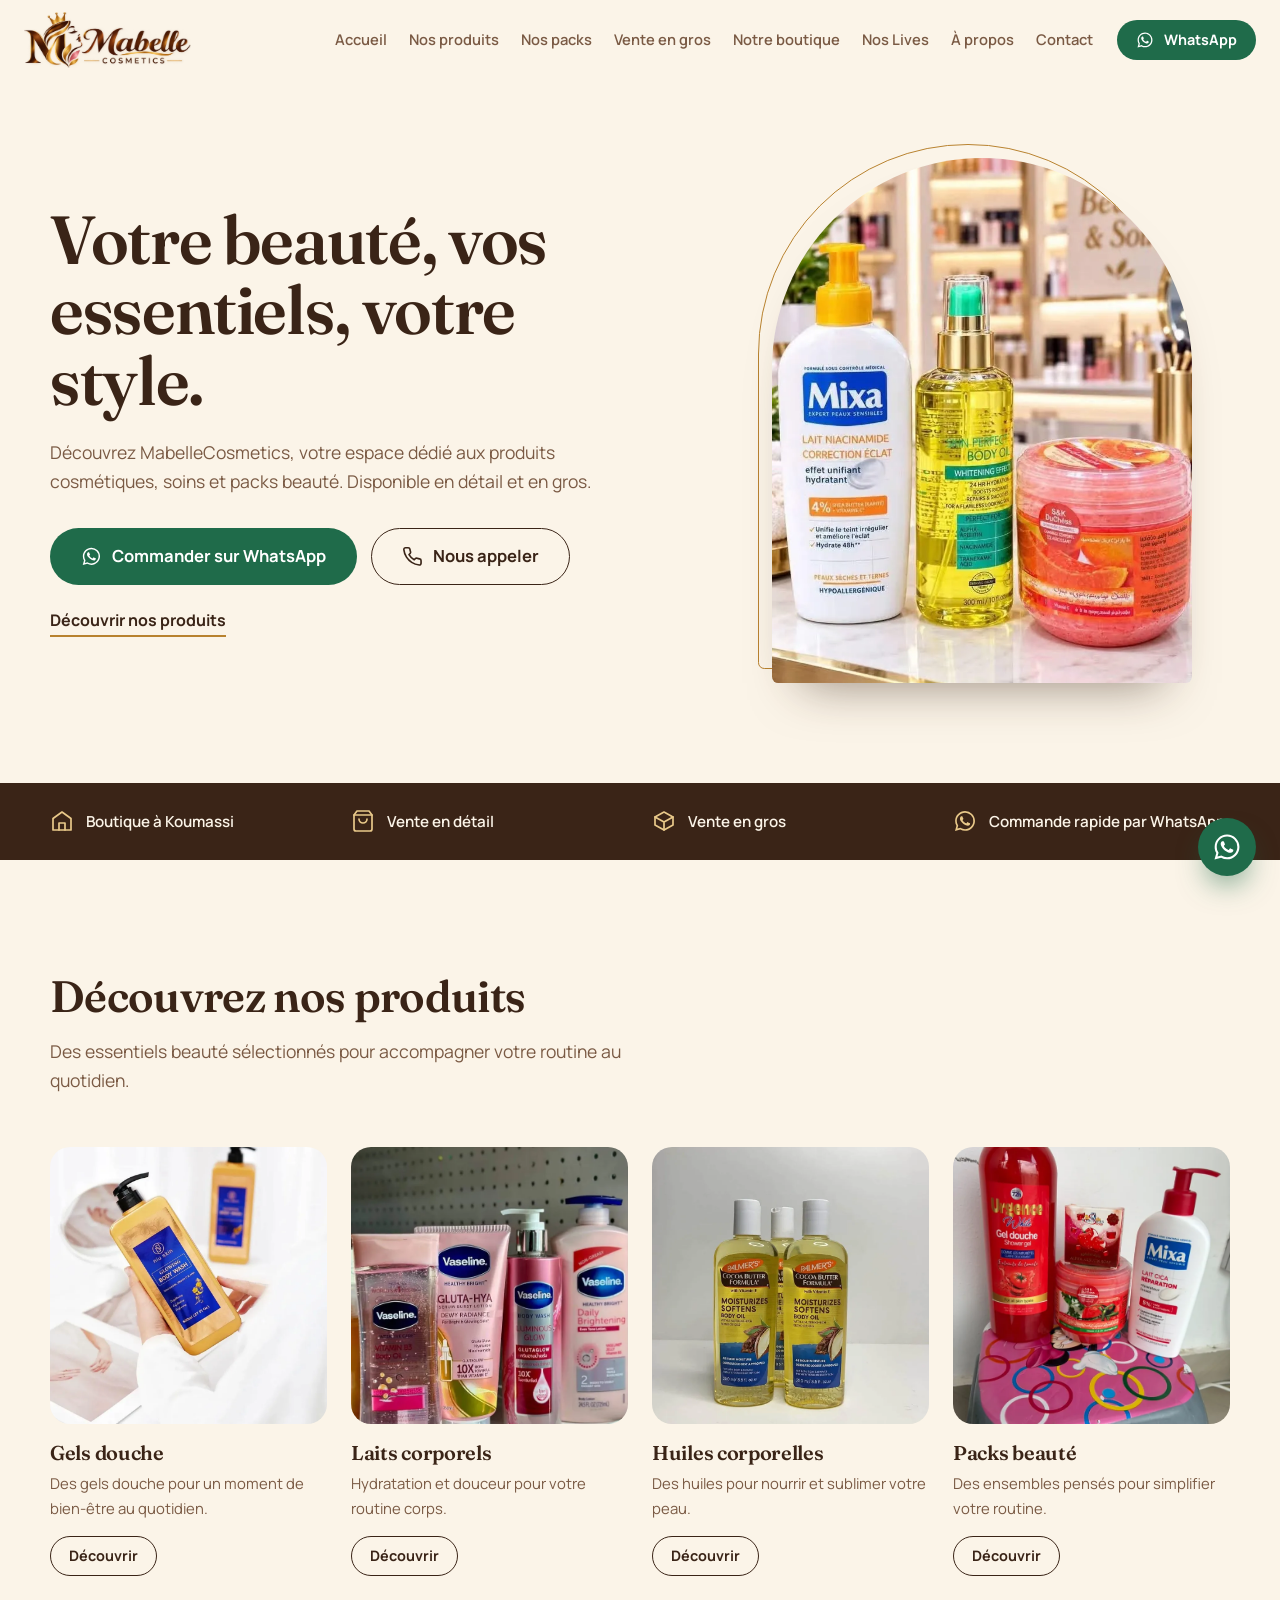
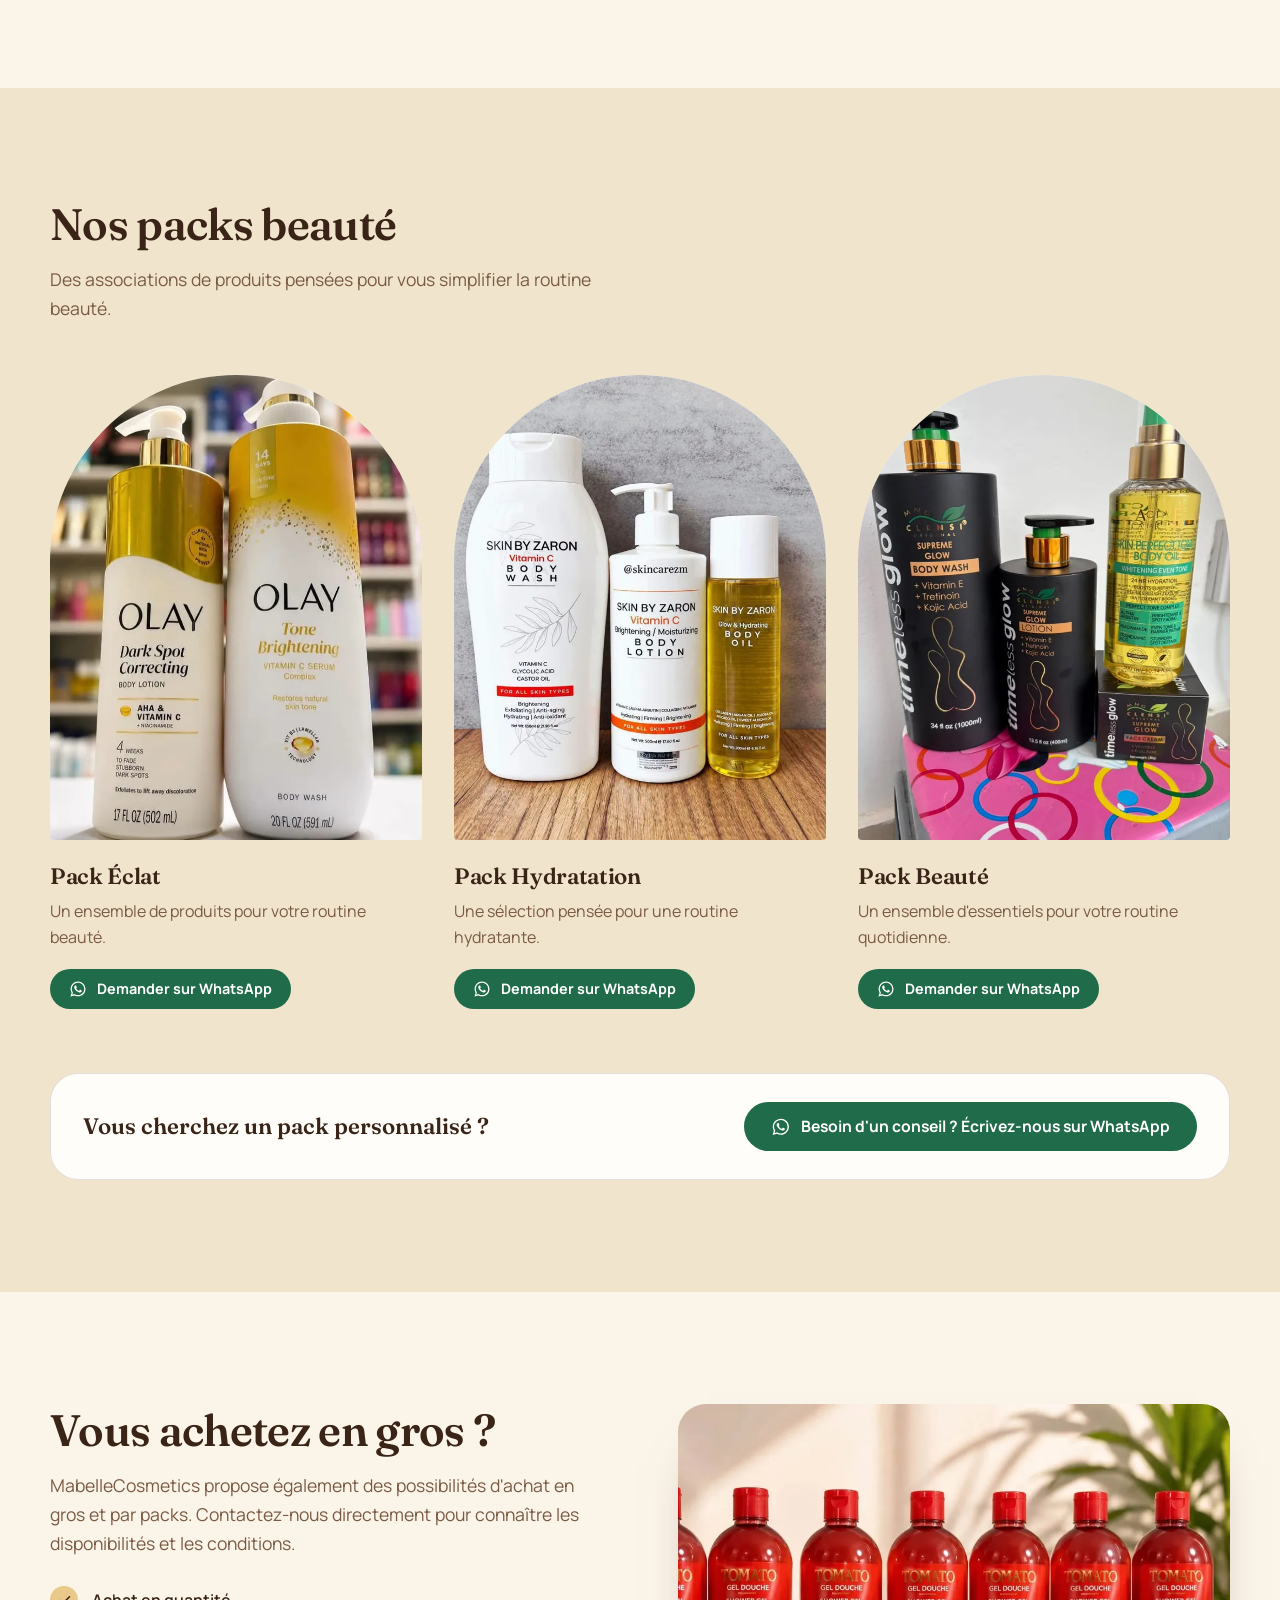
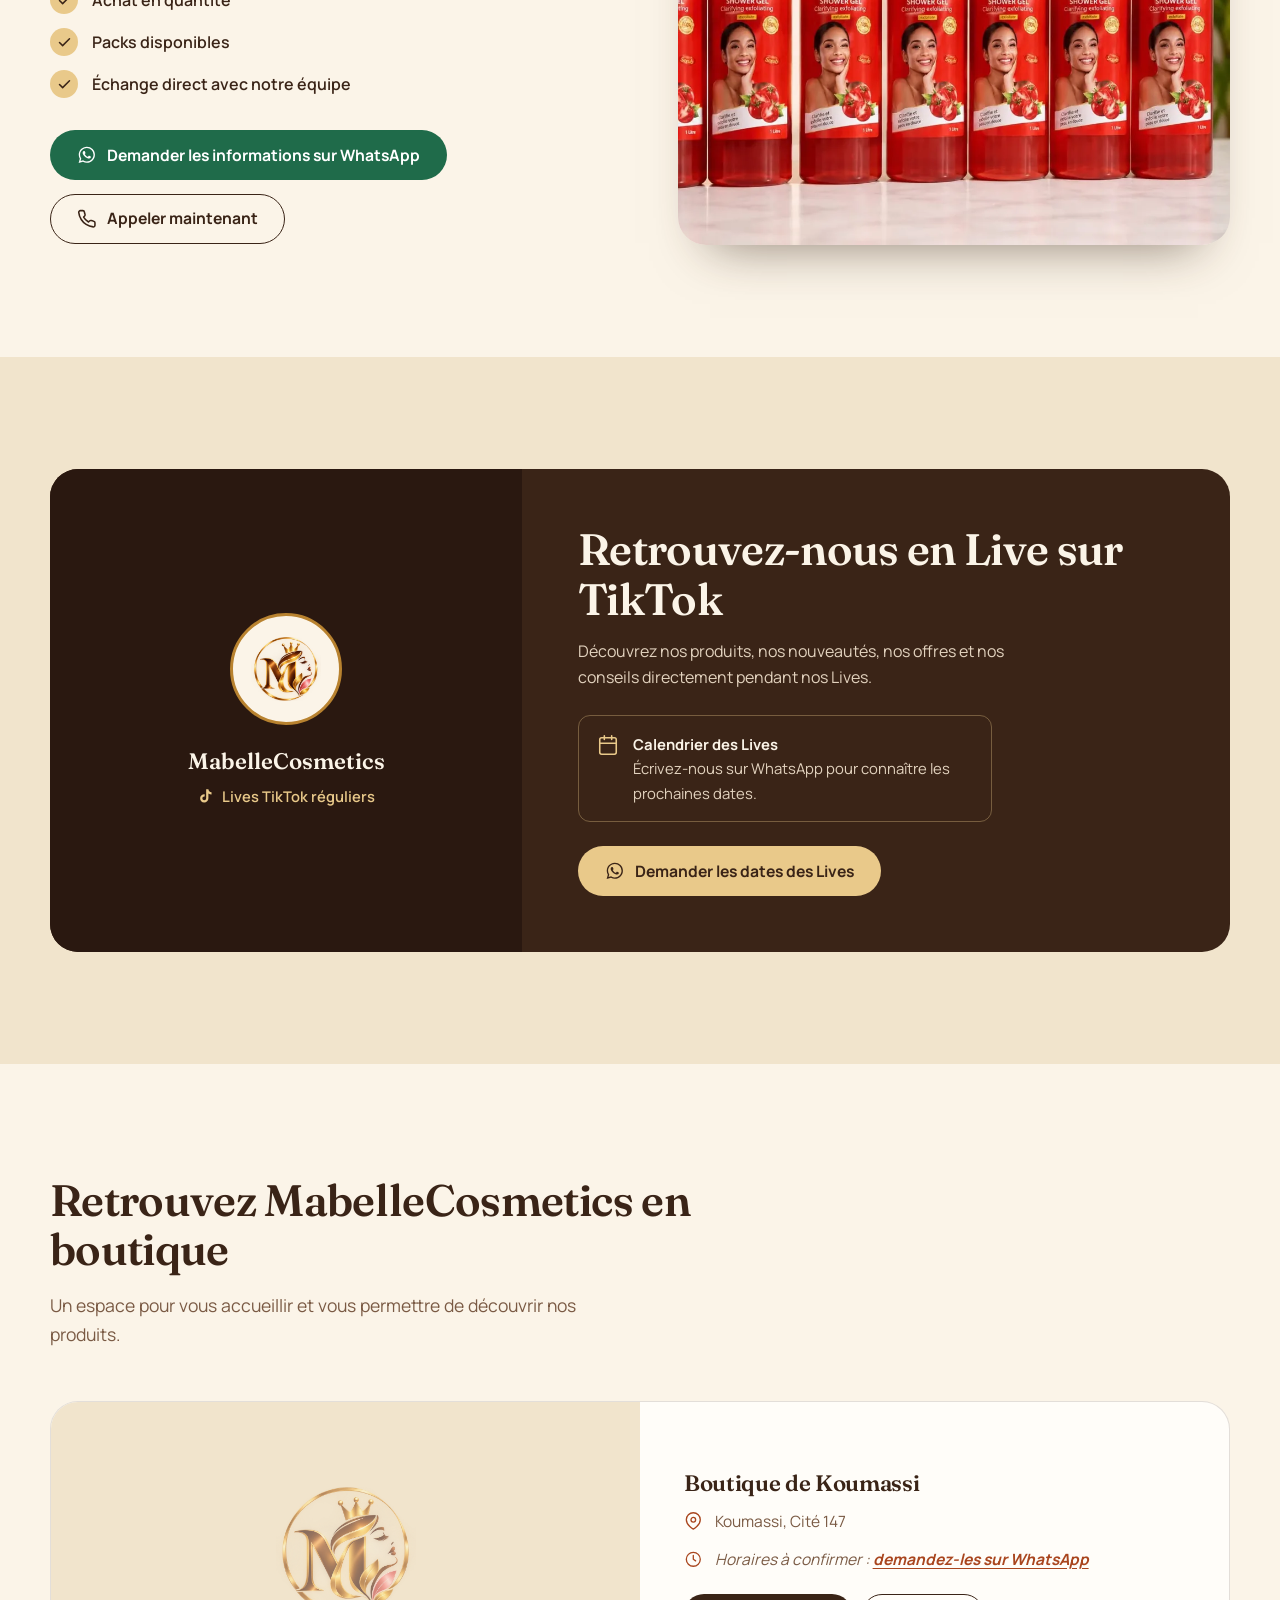
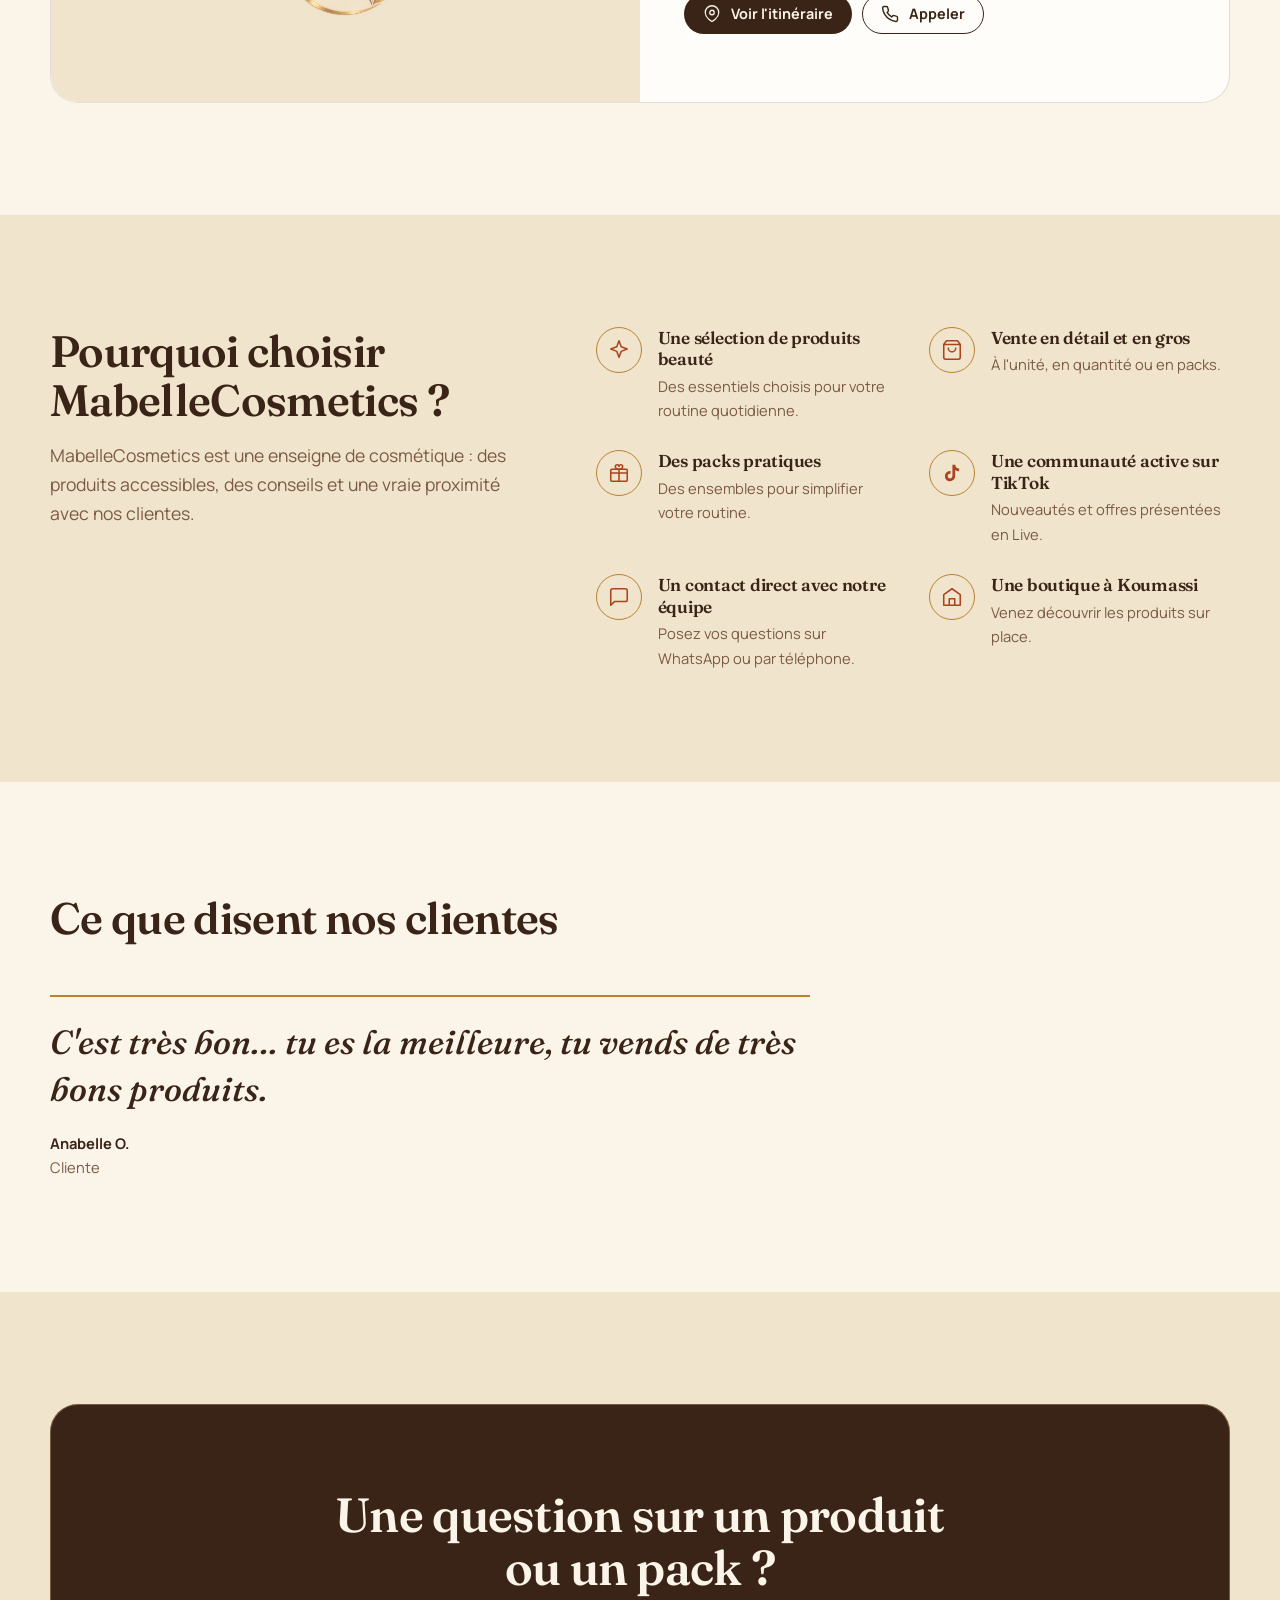
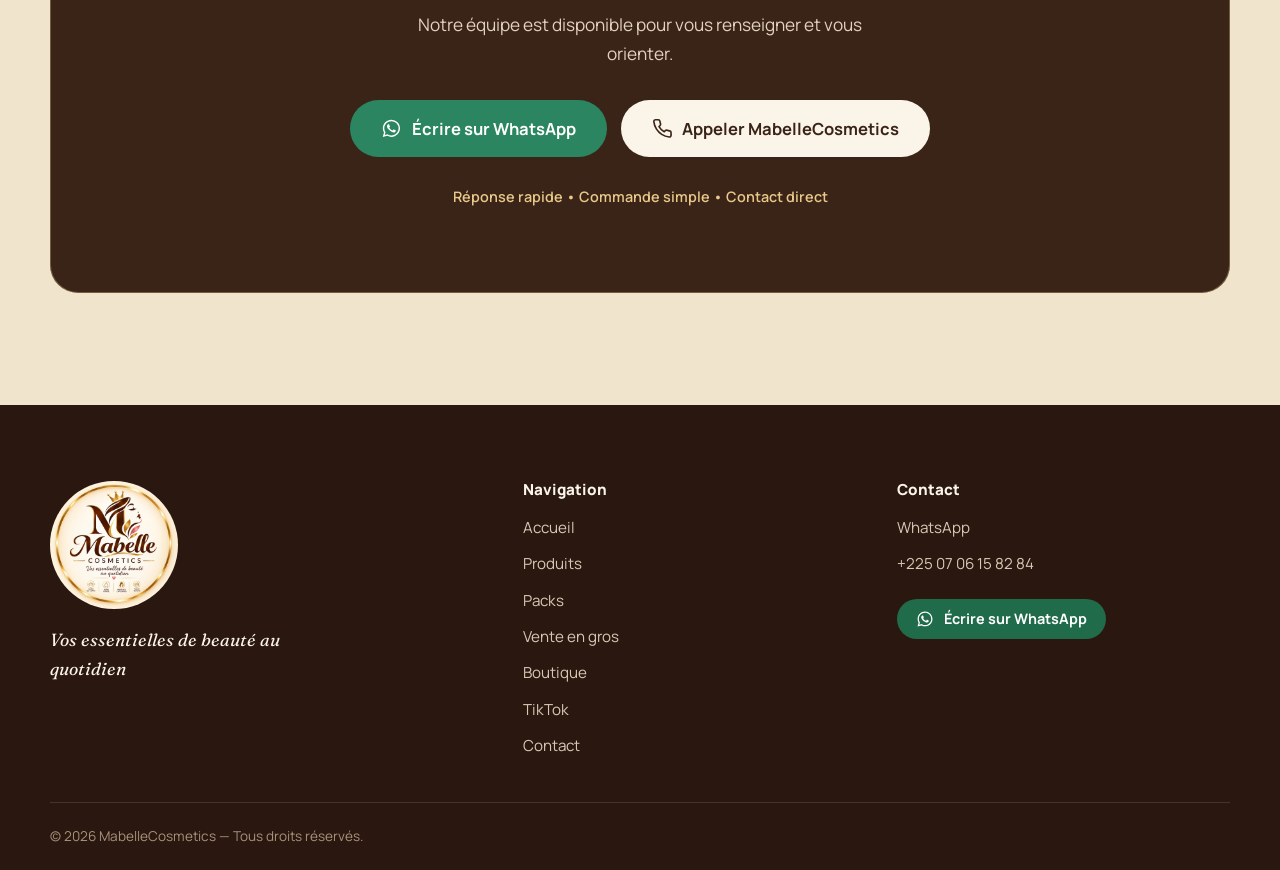
<file: index.html>
<!DOCTYPE html>
<html lang="fr">
<head>
  <meta charset="UTF-8">
  <meta name="viewport" content="width=device-width, initial-scale=1.0">

  <title>MabelleCosmetics – Produits cosmétiques, soins et packs beauté</title>
  <meta name="description" content="Découvrez MabelleCosmetics : produits cosmétiques, soins beauté, packs, vente en détail et en gros. Contactez-nous directement sur WhatsApp ou par téléphone.">
  <meta name="theme-color" content="#FBF4E8">

  <!-- Réseaux sociaux (Open Graph).
       À FAIRE à la mise en ligne : remplacer l'URL de l'image par l'adresse complète,
       ex : https://votre-domaine.com/images/brand/logo-rond.webp -->
  <meta property="og:type" content="website">
  <meta property="og:locale" content="fr_FR">
  <meta property="og:site_name" content="MabelleCosmetics">
  <meta property="og:title" content="MabelleCosmetics – Produits cosmétiques, soins et packs beauté">
  <meta property="og:description" content="Vos essentielles de beauté au quotidien. Détail, gros, packs beauté et une boutique à Koumassi à votre écoute.">
  <meta property="og:image" content="images/brand/logo-rond.webp">

  <link rel="icon" type="image/png" href="images/brand/favicon.png">
  <link rel="apple-touch-icon" href="images/brand/apple-touch-icon.png">

  <link rel="preconnect" href="https://fonts.googleapis.com">
  <link rel="preconnect" href="https://fonts.gstatic.com" crossorigin>
  <link href="https://fonts.googleapis.com/css2?family=Fraunces:ital,opsz,wght@0,9..144,500;0,9..144,600;1,9..144,500&family=Manrope:wght@400;500;600;700;800&display=swap" rel="stylesheet">

  <link rel="preload" as="image" href="images/banners/hero.webp" fetchpriority="high">
  <link rel="stylesheet" href="css/style.css">
</head>

<body>
  <a class="skip-link" href="#produits">Aller au contenu</a>

  <!-- ================= EN-TÊTE ================= -->
  <header class="site-header">
    <div class="container header-row">
      <a class="brand" href="#accueil" aria-label="MabelleCosmetics – retour à l'accueil">
        <img src="images/brand/logo.webp" alt="MabelleCosmetics" width="900" height="301">
      </a>

      <nav class="nav-desktop" aria-label="Navigation principale">
        <a href="#accueil">Accueil</a>
        <a href="#produits">Nos produits</a>
        <a href="#packs">Nos packs</a>
        <a href="#gros">Vente en gros</a>
        <a href="#boutique">Notre boutique</a>
        <a href="#lives">Nos Lives</a>
        <a href="#apropos">À propos</a>
        <a href="#contact">Contact</a>
      </nav>

      <div class="header-actions">
        <a class="btn btn-wa btn-sm" href="#contact" data-wa="general">
          <span data-icon="whatsapp"></span><span class="header-wa-label">WhatsApp</span>
        </a>
        <button class="burger" id="burger" type="button" aria-label="Ouvrir le menu" aria-expanded="false" aria-controls="nav-mobile">
          <span></span><span></span><span></span>
        </button>
      </div>
    </div>

    <nav class="nav-mobile" id="nav-mobile" aria-label="Navigation mobile" hidden>
      <a href="#accueil">Accueil</a>
      <a href="#produits">Nos produits</a>
      <a href="#packs">Nos packs</a>
      <a href="#gros">Vente en gros</a>
      <a href="#boutique">Notre boutique</a>
      <a href="#lives">Nos Lives</a>
      <a href="#apropos">À propos</a>
      <a href="#contact">Contact</a>
    </nav>
  </header>

  <main>
    <!-- ================= HERO ================= -->
    <section class="hero" id="accueil">
      <div class="container hero-grid">
        <div class="hero-copy">
          <h1>Votre beauté, vos essentiels, votre style.</h1>
          <p class="lede">Découvrez MabelleCosmetics, votre espace dédié aux produits cosmétiques, soins et packs beauté. Disponible en détail et en gros.</p>

          <div class="cta-row">
            <a class="btn btn-wa btn-lg" href="#contact" data-wa="general">
              <span data-icon="whatsapp"></span>Commander sur WhatsApp
            </a>
            <a class="btn btn-outline btn-lg" href="#contact" data-call>
              <span data-icon="phone"></span>Nous appeler
            </a>
          </div>
          <a class="text-link" href="#produits">Découvrir nos produits</a>
        </div>

        <div class="hero-visual">
          <div class="arch">
            <img src="images/banners/hero.webp" alt="Lait corporel, huile et gommage MabelleCosmetics dans un espace beauté" width="720" height="960" fetchpriority="high">
          </div>
        </div>
      </div>
    </section>

    <!-- ================= BARRE DE CONFIANCE ================= -->
    <section class="trust" aria-label="Nos points forts">
      <ul class="container trust-list">
        <li><span data-icon="store"></span>Boutique à Koumassi</li>
        <li><span data-icon="bag"></span>Vente en détail</li>
        <li><span data-icon="box"></span>Vente en gros</li>
        <li><span data-icon="whatsapp"></span>Commande rapide par WhatsApp</li>
      </ul>
    </section>

    <!-- ================= PRODUITS ================= -->
    <section class="section" id="produits">
      <div class="container">
        <div class="section-head reveal">
          <h2>Découvrez nos produits</h2>
          <p class="lede">Des essentiels beauté sélectionnés pour accompagner votre routine au quotidien.</p>
        </div>
        <div class="cat-grid reveal" id="categories-grid"></div>
      </div>
    </section>

    <!-- ================= PACKS ================= -->
    <section class="section section--sable" id="packs">
      <div class="container">
        <div class="section-head reveal">
          <h2>Nos packs beauté</h2>
          <p class="lede">Des associations de produits pensées pour vous simplifier la routine beauté.</p>
        </div>
        <div class="pack-grid reveal" id="packs-grid"></div>

        <div class="callout reveal">
          <p class="callout-title">Vous cherchez un pack personnalisé ?</p>
          <a class="btn btn-wa" href="#contact" data-wa="customPack">
            <span data-icon="whatsapp"></span>Besoin d'un conseil ? Écrivez-nous sur WhatsApp
          </a>
        </div>
      </div>
    </section>

    <!-- ================= VENTE EN GROS ================= -->
    <section class="section" id="gros">
      <div class="container gros-grid">
        <div class="gros-copy reveal">
          <h2>Vous achetez en gros ?</h2>
          <p class="lede">MabelleCosmetics propose également des possibilités d'achat en gros et par packs. Contactez-nous directement pour connaître les disponibilités et les conditions.</p>

          <ul class="checklist">
            <li><span class="check" data-icon="check"></span>Achat en quantité</li>
            <li><span class="check" data-icon="check"></span>Packs disponibles</li>
            <li><span class="check" data-icon="check"></span>Échange direct avec notre équipe</li>
          </ul>

          <div class="cta-row">
            <a class="btn btn-wa" href="#contact" data-wa="gros">
              <span data-icon="whatsapp"></span>Demander les informations sur WhatsApp
            </a>
            <a class="btn btn-outline" href="#contact" data-call>
              <span data-icon="phone"></span>Appeler maintenant
            </a>
          </div>
        </div>

        <div class="gros-media reveal">
          <img src="images/banners/vente-en-gros.webp" alt="Rangée de flacons de gel douche, disponibles à l'achat en quantité" width="1000" height="800" loading="lazy" decoding="async">
        </div>
      </div>
    </section>

    <!-- ================= LIVES TIKTOK ================= -->
    <section class="section section--sable" id="lives">
      <div class="container">
        <div class="tiktok reveal">
          <div class="tiktok-profile">
            <div class="tiktok-avatar">
              <img src="images/brand/logo-icon.webp" alt="" width="512" height="471" loading="lazy">
            </div>
            <p class="tiktok-handle" id="tiktok-handle"></p>
            <p class="tiktok-sub"><span data-icon="tiktok"></span>Lives TikTok réguliers</p>
          </div>

          <div class="tiktok-copy">
            <h2>Retrouvez-nous en Live sur TikTok</h2>
            <p>Découvrez nos produits, nos nouveautés, nos offres et nos conseils directement pendant nos Lives.</p>
            <div class="tiktok-next" id="tiktok-next"></div>
            <div class="cta-row" id="tiktok-actions"></div>
          </div>
        </div>
      </div>
    </section>

    <!-- ================= BOUTIQUES ================= -->
    <section class="section" id="boutique">
      <div class="container">
        <div class="section-head reveal">
          <h2>Retrouvez MabelleCosmetics en boutique</h2>
          <p class="lede">Un espace pour vous accueillir et vous permettre de découvrir nos produits.</p>
        </div>
        <div class="shop-grid reveal" id="shops-grid"></div>
      </div>
    </section>

    <!-- ================= À PROPOS / POURQUOI ================= -->
    <section class="section section--sable" id="apropos">
      <div class="container about-grid">
        <div class="about-copy reveal">
          <h2>Pourquoi choisir MabelleCosmetics ?</h2>
          <p class="lede">MabelleCosmetics est une enseigne de cosmétique : des produits accessibles, des conseils et une vraie proximité avec nos clientes.</p>
        </div>

        <ul class="why-list reveal">
          <li><span class="why-icon" data-icon="sparkle"></span><div><h3>Une sélection de produits beauté</h3><p>Des essentiels choisis pour votre routine quotidienne.</p></div></li>
          <li><span class="why-icon" data-icon="bag"></span><div><h3>Vente en détail et en gros</h3><p>À l'unité, en quantité ou en packs.</p></div></li>
          <li><span class="why-icon" data-icon="gift"></span><div><h3>Des packs pratiques</h3><p>Des ensembles pour simplifier votre routine.</p></div></li>
          <li><span class="why-icon" data-icon="tiktok"></span><div><h3>Une communauté active sur TikTok</h3><p>Nouveautés et offres présentées en Live.</p></div></li>
          <li><span class="why-icon" data-icon="chat"></span><div><h3>Un contact direct avec notre équipe</h3><p>Posez vos questions sur WhatsApp ou par téléphone.</p></div></li>
          <li><span class="why-icon" data-icon="store"></span><div><h3>Une boutique à Koumassi</h3><p>Venez découvrir les produits sur place.</p></div></li>
        </ul>
      </div>
    </section>

    <!-- ================= AVIS CLIENTES ================= -->
    <section class="section" id="avis">
      <div class="container">
        <div class="section-head reveal">
          <h2>Ce que disent nos clientes</h2>
        </div>
        <div class="quote-grid reveal" id="testimonials-grid"></div>
      </div>
    </section>

    <!-- ================= CTA FINAL ================= -->
    <section class="section section--sable" id="contact">
      <div class="container">
        <div class="final reveal">
          <h2>Une question sur un produit ou un pack ?</h2>
          <p>Notre équipe est disponible pour vous renseigner et vous orienter.</p>
          <div class="cta-row cta-row--center">
            <a class="btn btn-wa btn-lg" href="#contact" data-wa="general">
              <span data-icon="whatsapp"></span>Écrire sur WhatsApp
            </a>
            <a class="btn btn-light btn-lg" href="#contact" data-call>
              <span data-icon="phone"></span>Appeler MabelleCosmetics
            </a>
          </div>
          <p class="final-tag">Réponse rapide • Commande simple • Contact direct</p>
        </div>
      </div>
    </section>
  </main>

  <!-- ================= PIED DE PAGE ================= -->
  <footer class="site-footer">
    <div class="container footer-grid">
      <div class="footer-brand">
        <img src="images/brand/logo-rond.webp" alt="MabelleCosmetics" width="800" height="800" loading="lazy">
        <p>Vos essentielles de beauté au quotidien</p>
      </div>

      <nav aria-label="Liens du pied de page">
        <h2 class="footer-title">Navigation</h2>
        <ul>
          <li><a href="#accueil">Accueil</a></li>
          <li><a href="#produits">Produits</a></li>
          <li><a href="#packs">Packs</a></li>
          <li><a href="#gros">Vente en gros</a></li>
          <li><a href="#boutique">Boutique</a></li>
          <li><a href="#lives">TikTok</a></li>
          <li><a href="#contact">Contact</a></li>
        </ul>
      </nav>

      <div>
        <h2 class="footer-title">Contact</h2>
        <ul>
          <li><a href="#contact" data-wa="general">WhatsApp</a></li>
          <li><a href="#contact" data-call id="footer-phone">Téléphone</a></li>
          <li><a href="#lives" data-tiktok-link>TikTok</a></li>
        </ul>
        <a class="btn btn-wa btn-sm footer-cta" href="#contact" data-wa="general">
          <span data-icon="whatsapp"></span>Écrire sur WhatsApp
        </a>
      </div>
    </div>

    <div class="container footer-bottom">
      <p>© 2026 MabelleCosmetics — Tous droits réservés.</p>
    </div>
  </footer>

  <!-- ================= ACCÈS RAPIDE MOBILE / BUREAU ================= -->
  <a class="fab-wa" href="#contact" data-wa="general" aria-label="Écrire sur WhatsApp">
    <span data-icon="whatsapp"></span>
  </a>

  <div class="mobile-bar" role="group" aria-label="Contacter MabelleCosmetics">
    <a class="btn btn-wa" href="#contact" data-wa="general"><span data-icon="whatsapp"></span>WhatsApp</a>
    <a class="btn btn-outline" href="#contact" data-call><span data-icon="phone"></span>Appeler</a>
  </div>

  <script src="js/config.js"></script>
  <script src="js/data.js"></script>
  <script src="js/icons.js"></script>
  <script src="js/main.js"></script>
</body>
</html>
</file>
<file: css/style.css>
/* ==========================================================
   MabelleCosmetics — style.css
   Sommaire : 1 Variables · 2 Base · 3 Boutons · 4 En-tête · 5 Hero
              6 Confiance · 7 Sections · 8 Produits · 9 Packs · 10 Gros
              11 TikTok · 12 Boutiques · 13 À propos · 14 Avis · 15 CTA final
              16 Pied de page · 17 Accès rapide · 18 Animations · 19 Responsive
   ========================================================== */

/* ---------- 1. VARIABLES ---------- */
:root {
  --creme: #FBF4E8;
  --sable: #F1E4CC;
  --blanc: #FFFDF9;
  --choco: #3A2417;
  --choco-2: #7A5A44;      /* texte secondaire */
  --choco-deep: #2A1810;
  --or: #B8822F;
  --or-clair: #E9C98A;
  --abricot: #A9461F;      /* liens et accents lisibles */
  --wa: #1F6B4A;           /* WhatsApp */
  --wa-hover: #185A3E;
  --ligne: rgba(58, 36, 23, 0.14);

  --r-sm: 12px;
  --r-md: 20px;
  --r-lg: 28px;
  --max: 1180px;

  --font-titre: "Fraunces", Georgia, "Times New Roman", serif;
  --font-texte: "Manrope", system-ui, -apple-system, "Segoe UI", sans-serif;
}

/* ---------- 2. BASE ---------- */
*, *::before, *::after { box-sizing: border-box; }
html { scroll-behavior: smooth; -webkit-text-size-adjust: 100%; }
body {
  margin: 0;
  background: var(--creme);
  color: var(--choco);
  font-family: var(--font-texte);
  font-size: 1rem;
  line-height: 1.65;
  -webkit-font-smoothing: antialiased;
}
img { display: block; max-width: 100%; height: auto; }
a { color: inherit; text-decoration: none; }
ul { margin: 0; padding: 0; list-style: none; }
h1, h2, h3, p, figure, blockquote { margin: 0; }

h1, h2, h3 {
  font-family: var(--font-titre);
  font-weight: 600;
  line-height: 1.12;
  letter-spacing: -0.015em;
  color: var(--choco);
}
h2 { font-size: clamp(1.9rem, 3.6vw, 2.75rem); }
h3 { font-size: 1.25rem; line-height: 1.25; }

.lede { font-size: 1.1rem; color: var(--choco-2); max-width: 52ch; margin-top: 16px; }

.container { width: min(100% - 48px, var(--max)); margin-inline: auto; }

:focus-visible { outline: 3px solid var(--or); outline-offset: 3px; border-radius: 6px; }

.skip-link {
  position: absolute; left: 16px; top: -60px; z-index: 100;
  background: var(--choco); color: var(--creme); padding: 10px 16px; border-radius: 8px;
}
.skip-link:focus { top: 12px; }

[data-icon] { display: inline-flex; flex-shrink: 0; }
[data-icon] svg { width: 1.2em; height: 1.2em; }

/* ---------- 3. BOUTONS ---------- */
.btn {
  display: inline-flex; align-items: center; justify-content: center; gap: 10px;
  padding: 14px 26px;
  border: 1.5px solid transparent; border-radius: 999px;
  font-family: var(--font-texte); font-size: 0.98rem; font-weight: 700; line-height: 1.2;
  cursor: pointer; text-align: center;
  transition: background-color 0.18s, color 0.18s, border-color 0.18s, transform 0.12s;
}
.btn:active { transform: scale(0.97); }
.btn [data-icon] svg { width: 1.25em; height: 1.25em; }

.btn-lg { padding: 17px 30px; font-size: 1.04rem; }
.btn-sm { padding: 10px 18px; font-size: 0.9rem; }

.btn-wa { background: var(--wa); color: #fff; }
.btn-wa:hover { background: var(--wa-hover); }

.btn-outline { background: transparent; color: var(--choco); border-color: var(--choco); }
.btn-outline:hover { background: var(--choco); color: var(--creme); }

.btn-dark { background: var(--choco); color: var(--creme); }
.btn-dark:hover { background: var(--choco-deep); }

.btn-light { background: var(--creme); color: var(--choco); }
.btn-light:hover { background: #fff; }

.btn-gold { background: var(--or-clair); color: var(--choco); }
.btn-gold:hover { background: #f1d9a8; }

.btn-outline-light { background: transparent; color: var(--creme); border-color: rgba(251, 244, 232, 0.55); }
.btn-outline-light:hover { background: var(--creme); color: var(--choco); }

.text-link {
  display: inline-block; margin-top: 22px; padding-bottom: 2px;
  font-weight: 700; color: var(--choco); border-bottom: 2px solid var(--or);
}
.text-link:hover { color: var(--abricot); }

.cta-row { display: flex; flex-wrap: wrap; gap: 14px; margin-top: 32px; }
.cta-row--center { justify-content: center; }

/* ---------- 4. EN-TÊTE ---------- */
.site-header {
  position: sticky; top: 0; z-index: 50;
  background: rgba(251, 244, 232, 0.94);
  -webkit-backdrop-filter: blur(10px); backdrop-filter: blur(10px);
  border-bottom: 1px solid transparent;
  transition: border-color 0.2s, box-shadow 0.2s;
}
.site-header.is-scrolled { border-color: var(--ligne); box-shadow: 0 10px 28px -20px rgba(58, 36, 23, 0.55); }

.header-row { display: flex; align-items: center; gap: 24px; min-height: 80px; width: min(100% - 48px, 1280px); margin-inline: auto; }
.brand { flex-shrink: 0; }
.brand img { height: 56px; width: auto; }

.nav-desktop { display: flex; gap: 22px; margin-left: auto; }
.nav-desktop a {
  padding: 6px 0; border-bottom: 2px solid transparent; white-space: nowrap;
  font-size: 0.92rem; font-weight: 600; color: var(--choco-2);
  transition: color 0.15s, border-color 0.15s;
}
.nav-desktop a:hover { color: var(--choco); border-color: var(--or); }

.header-actions { display: flex; align-items: center; gap: 10px; }

.burger {
  display: none; flex-direction: column; justify-content: center; gap: 5px;
  width: 44px; height: 44px; padding: 0 10px;
  background: transparent; border: 0; cursor: pointer;
}
.burger span { display: block; height: 2px; background: var(--choco); border-radius: 2px; }

.nav-mobile { border-top: 1px solid var(--ligne); background: var(--creme); padding: 6px 24px 18px; }
.nav-mobile:not([hidden]) { display: flex; flex-direction: column; }
.nav-mobile a { padding: 14px 4px; border-bottom: 1px solid var(--ligne); font-weight: 600; font-size: 1.02rem; }

/* ---------- 5. HERO ---------- */
.hero { padding-block: clamp(36px, 6vw, 84px) clamp(56px, 8vw, 100px); }
.hero-grid { display: grid; grid-template-columns: 1.1fr 0.9fr; gap: clamp(32px, 6vw, 84px); align-items: center; }
.hero h1 { font-size: clamp(2.5rem, 5.6vw, 4.25rem); line-height: 1.04; letter-spacing: -0.02em; }
.hero .lede { margin-top: 22px; }

.arch { position: relative; width: min(100%, 420px); margin-inline: auto; aspect-ratio: 4 / 5; }
.arch::before {
  content: ""; position: absolute; inset: -14px 14px 14px -14px;
  border: 1.5px solid var(--or); border-radius: 999px 999px 30px 30px;
}
.arch img {
  position: relative; width: 100%; height: 100%; object-fit: cover;
  border-radius: 999px 999px 30px 30px;
  box-shadow: 0 30px 50px -30px rgba(58, 36, 23, 0.55);
}

/* ---------- 6. BARRE DE CONFIANCE ---------- */
.trust { background: var(--choco); color: var(--creme); }
.trust-list { display: grid; grid-template-columns: repeat(4, 1fr); gap: 16px 24px; padding-block: 26px; }
.trust-list li { display: flex; align-items: center; gap: 12px; font-size: 0.95rem; font-weight: 600; }
.trust-list [data-icon] { color: var(--or-clair); }
.trust-list [data-icon] svg { width: 24px; height: 24px; }

/* ---------- 7. SECTIONS ---------- */
.section { padding-block: clamp(64px, 9vw, 112px); }
.section--sable { background: var(--sable); }
.section-head { max-width: 640px; margin-bottom: clamp(32px, 5vw, 52px); }
section[id] { scroll-margin-top: 76px; }

/* ---------- 8. PRODUITS ---------- */
.cat-grid { display: grid; grid-template-columns: repeat(4, 1fr); gap: 36px 24px; }
.cat img {
  width: 100%; aspect-ratio: 1 / 1; object-fit: cover;
  border-radius: var(--r-md); background: var(--sable);
}
.cat h3 { margin-top: 16px; }
.cat p { margin: 6px 0 16px; font-size: 0.93rem; color: var(--choco-2); }

/* ---------- 9. PACKS ---------- */
.pack-grid { display: grid; grid-template-columns: repeat(3, 1fr); gap: 40px 32px; }
.pack { display: flex; flex-direction: column; align-items: flex-start; }
.pack-media {
  width: 100%; aspect-ratio: 4 / 5; overflow: hidden;
  border-radius: 999px 999px var(--r-md) var(--r-md); background: var(--blanc);
}
.pack-media img { width: 100%; height: 100%; object-fit: cover; object-position: center 25%; }
.pack h3 { margin-top: 22px; font-size: 1.4rem; }
.pack p { flex: 1; margin: 8px 0 18px; color: var(--choco-2); }

.callout {
  display: flex; align-items: center; justify-content: space-between; gap: 20px; flex-wrap: wrap;
  margin-top: clamp(40px, 6vw, 64px); padding: 28px 32px;
  background: var(--blanc); border: 1px solid var(--ligne); border-radius: var(--r-lg);
}
.callout-title { font-family: var(--font-titre); font-size: 1.4rem; font-weight: 600; }

/* ---------- 10. VENTE EN GROS ---------- */
.gros-grid { display: grid; grid-template-columns: 1fr 1fr; gap: clamp(32px, 6vw, 80px); align-items: center; }
.checklist { display: grid; gap: 14px; margin-top: 28px; }
.checklist li { display: flex; align-items: center; gap: 14px; font-weight: 600; }
.check {
  width: 28px; height: 28px; border-radius: 50%; align-items: center; justify-content: center;
  background: var(--or-clair); color: var(--choco);
}
.check svg { width: 15px; height: 15px; }
.gros-media img {
  width: 100%; aspect-ratio: 5 / 4; object-fit: cover;
  border-radius: var(--r-lg); box-shadow: 0 30px 50px -32px rgba(58, 36, 23, 0.6);
}

/* ---------- 11. TIKTOK ---------- */
.tiktok {
  display: grid; grid-template-columns: 0.8fr 1.2fr; overflow: hidden;
  background: var(--choco); color: var(--creme); border-radius: var(--r-lg);
}
.tiktok-profile {
  display: flex; flex-direction: column; align-items: center; justify-content: center; text-align: center;
  padding: 48px 28px; background: var(--choco-deep);
}
.tiktok-avatar {
  width: 112px; height: 112px; padding: 18px; border-radius: 50%;
  background: var(--creme); border: 3px solid var(--or);
}
.tiktok-avatar img { width: 100%; height: 100%; object-fit: contain; }
.tiktok-handle { margin-top: 18px; font-family: var(--font-titre); font-size: 1.4rem; font-weight: 600; }
.tiktok-sub { display: flex; align-items: center; gap: 8px; margin-top: 4px; color: var(--or-clair); font-size: 0.92rem; font-weight: 600; }

.tiktok-copy { padding: clamp(32px, 5vw, 56px); }
.tiktok-copy h2 { color: var(--creme); }
.tiktok-copy > p { margin-top: 14px; max-width: 46ch; color: #E2D2BE; }
.tiktok-next {
  display: flex; align-items: flex-start; gap: 14px; margin-top: 24px; max-width: 46ch;
  padding: 16px 18px; border: 1px solid rgba(233, 201, 138, 0.35); border-radius: var(--r-sm);
  font-size: 0.93rem; color: #E2D2BE;
}
.tiktok-next [data-icon] { color: var(--or-clair); margin-top: 2px; }
.tiktok-next [data-icon] svg { width: 22px; height: 22px; }
.tiktok-next strong { color: var(--creme); }
.tiktok-copy .cta-row { margin-top: 24px; }

/* ---------- 12. BOUTIQUES ---------- */
.shop-grid { display: grid; grid-template-columns: repeat(2, 1fr); gap: 28px; }
.shop { overflow: hidden; background: var(--blanc); border: 1px solid var(--ligne); border-radius: var(--r-lg); }
.shop-media { aspect-ratio: 16 / 9; background: var(--sable); display: flex; align-items: center; justify-content: center; }
.shop-media img { width: 100%; height: 100%; object-fit: cover; }
.shop-media img.shop-media-logo { width: 96px; height: auto; object-fit: contain; opacity: 0.55; }
.shop-media iframe { width: 100%; height: 100%; border: 0; }
.shop-body { padding: 26px 28px 28px; }
.shop-line { display: flex; gap: 12px; margin-top: 12px; color: var(--choco-2); font-size: 0.97rem; }
.shop-line [data-icon] { color: var(--abricot); margin-top: 3px; }
.shop-line .is-pending { font-style: italic; }
.shop-body h3 { font-size: 1.4rem; }
.shop-actions { display: flex; flex-wrap: wrap; gap: 10px; margin-top: 22px; }

/* Une seule boutique : carte horizontale */
.shop-grid--single { grid-template-columns: 1fr; }
.shop-grid--single .shop { display: grid; grid-template-columns: 1fr 1fr; }
.shop-grid--single .shop-media { aspect-ratio: auto; min-height: 300px; }
.shop-grid--single .shop-media img.shop-media-logo { width: 140px; }
.shop-grid--single .shop-body { display: flex; flex-direction: column; justify-content: center; padding: clamp(28px, 4vw, 44px); }
.shop-line a { color: var(--abricot); font-weight: 700; text-decoration: underline; text-underline-offset: 3px; }

/* ---------- 13. À PROPOS / POURQUOI ---------- */
.about-grid { display: grid; grid-template-columns: 0.85fr 1.15fr; gap: clamp(32px, 6vw, 84px); align-items: start; }
.about-copy { position: sticky; top: 110px; }
.why-list { display: grid; grid-template-columns: repeat(2, 1fr); gap: 28px 32px; }
.why-list li { display: flex; gap: 16px; align-items: flex-start; }
.why-icon {
  width: 46px; height: 46px; border-radius: 50%; align-items: center; justify-content: center;
  border: 1.5px solid var(--or); color: var(--abricot);
}
.why-icon svg { width: 22px; height: 22px; }
.why-list h3 { font-size: 1.08rem; }
.why-list p { margin-top: 4px; font-size: 0.92rem; color: var(--choco-2); }

/* ---------- 14. AVIS ---------- */
.quote-grid { display: grid; grid-template-columns: repeat(3, 1fr); gap: 36px; }
.quote { padding-top: 22px; border-top: 2px solid var(--or); }
.quote blockquote { font-family: var(--font-titre); font-style: italic; font-weight: 500; font-size: 1.3rem; line-height: 1.4; }
.quote figcaption { margin-top: 18px; display: flex; flex-direction: column; font-size: 0.92rem; color: var(--choco-2); }
.quote figcaption strong { color: var(--choco); }
.quote.is-placeholder { padding: 24px; border: 1.5px dashed rgba(58, 36, 23, 0.3); border-radius: var(--r-md); }
.quote.is-placeholder blockquote { color: var(--choco-2); }

/* Un seul témoignage : mis en valeur, centré */
.quote-grid--single { grid-template-columns: 1fr; max-width: 760px; }
.quote-grid--single .quote blockquote { font-size: clamp(1.5rem, 3vw, 2.1rem); }

/* ---------- 15. CTA FINAL ---------- */
.final {
  padding: clamp(44px, 7vw, 84px) clamp(24px, 5vw, 64px); text-align: center;
  background: var(--choco); border-radius: var(--r-lg); color: var(--creme);
  box-shadow: inset 0 0 0 1px rgba(233, 201, 138, 0.35);
}
.final h2 { color: var(--creme); max-width: 20ch; margin-inline: auto; font-size: clamp(2rem, 4vw, 3rem); }
.final > p:not(.final-tag) { margin: 16px auto 0; max-width: 46ch; color: #E2D2BE; font-size: 1.08rem; }
.final .btn-wa { background: #2A8560; }
.final .btn-wa:hover { background: #31966C; }
.final-tag { margin-top: 28px; font-size: 0.9rem; color: var(--or-clair); font-weight: 600; }

/* ---------- 16. PIED DE PAGE ---------- */
.site-footer { background: var(--choco-deep); color: #D9C7B4; padding-top: clamp(48px, 7vw, 76px); }
.footer-grid { display: grid; grid-template-columns: 1.3fr 1fr 1fr; gap: 40px; padding-bottom: 44px; }
.footer-brand img { width: 128px; height: 128px; border-radius: 50%; }
.footer-brand p { margin-top: 16px; max-width: 28ch; font-family: var(--font-titre); font-style: italic; font-size: 1.1rem; color: var(--creme); }
.footer-title { margin-bottom: 16px; font-family: var(--font-texte); font-size: 0.95rem; font-weight: 800; letter-spacing: 0; color: var(--creme); }
.site-footer li + li { margin-top: 10px; }
.site-footer li a { color: #D9C7B4; font-size: 0.95rem; transition: color 0.15s; }
.site-footer li a:hover { color: var(--or-clair); }
.footer-cta { margin-top: 22px; }
.footer-bottom { padding-block: 22px; border-top: 1px solid rgba(255, 255, 255, 0.12); font-size: 0.85rem; color: #A8917B; }

/* ---------- 17. ACCÈS RAPIDE ---------- */
.fab-wa {
  position: fixed; right: 24px; bottom: 24px; z-index: 60;
  width: 58px; height: 58px; border-radius: 50%;
  display: flex; align-items: center; justify-content: center;
  background: var(--wa); color: #fff;
  box-shadow: 0 16px 30px -10px rgba(31, 107, 74, 0.7);
  transition: transform 0.15s, background-color 0.15s;
}
.fab-wa:hover { background: var(--wa-hover); transform: translateY(-2px); }
.fab-wa [data-icon] svg { width: 30px; height: 30px; }

.mobile-bar {
  display: none; position: fixed; left: 0; right: 0; bottom: 0; z-index: 60; gap: 10px;
  padding: 10px 14px calc(10px + env(safe-area-inset-bottom));
  background: rgba(255, 253, 249, 0.97); border-top: 1px solid var(--ligne);
  -webkit-backdrop-filter: blur(8px); backdrop-filter: blur(8px);
}
.mobile-bar .btn { flex: 1; padding: 13px 10px; }

/* ---------- 18. ANIMATIONS (discrètes) ---------- */
@keyframes rise { from { opacity: 0; transform: translateY(16px); } to { opacity: 1; transform: none; } }
.hero-copy > * { animation: rise 0.7s cubic-bezier(0.2, 0.7, 0.2, 1) both; }
.hero-copy > :nth-child(2) { animation-delay: 0.08s; }
.hero-copy > :nth-child(3) { animation-delay: 0.16s; }
.hero-copy > :nth-child(4) { animation-delay: 0.24s; }

.js .reveal { opacity: 0; transform: translateY(12px); transition: opacity 0.6s ease, transform 0.6s ease; }
.js .reveal.is-visible { opacity: 1; transform: none; }

@media (prefers-reduced-motion: reduce) {
  html { scroll-behavior: auto; }
  *, *::before, *::after { animation: none !important; transition: none !important; }
  .js .reveal { opacity: 1; transform: none; }
}

/* ---------- 19. RESPONSIVE ---------- */
@media (max-width: 1180px) {
  .nav-desktop { display: none; }
  .header-actions { margin-left: auto; }
  .burger { display: inline-flex; }
}

@media (max-width: 900px) {
  .hero-grid, .gros-grid, .about-grid, .tiktok { grid-template-columns: 1fr; }
  .hero-visual { order: 2; }
  .arch { width: min(100%, 360px); }
  .trust-list { grid-template-columns: repeat(2, 1fr); }
  .cat-grid { grid-template-columns: repeat(2, 1fr); gap: 32px 18px; }
  .pack-grid, .quote-grid, .shop-grid { grid-template-columns: 1fr; }
  .shop-grid--single .shop { grid-template-columns: 1fr; }
  .shop-grid--single .shop-media { aspect-ratio: 16 / 9; min-height: 0; }
  .pack-media { max-width: 420px; }
  .about-copy { position: static; }
  .footer-grid { grid-template-columns: 1fr; gap: 32px; }
  .tiktok-profile { padding: 36px 24px; }
}

@media (max-width: 760px) {
  body { padding-bottom: 78px; }
  .fab-wa { display: none; }
  .mobile-bar { display: flex; }
  .brand img { height: 46px; }
  .header-row { gap: 12px; min-height: 68px; }
  section[id] { scroll-margin-top: 68px; }
  .why-list { grid-template-columns: 1fr; }
  .callout { padding: 24px 22px; }
  .callout .btn { width: 100%; }
}

@media (max-width: 560px) {
  .container { width: min(100% - 36px, var(--max)); }
  .cta-row .btn { flex: 1 1 100%; }
  .tiktok-copy .cta-row .btn { flex: 1 1 100%; }
  .shop-actions .btn { flex: 1 1 100%; }
  .cat p { font-size: 0.88rem; }
  .cat .btn { width: 100%; }
}

@media (max-width: 380px) {
  .header-wa-label { display: none; }
}
</file>
